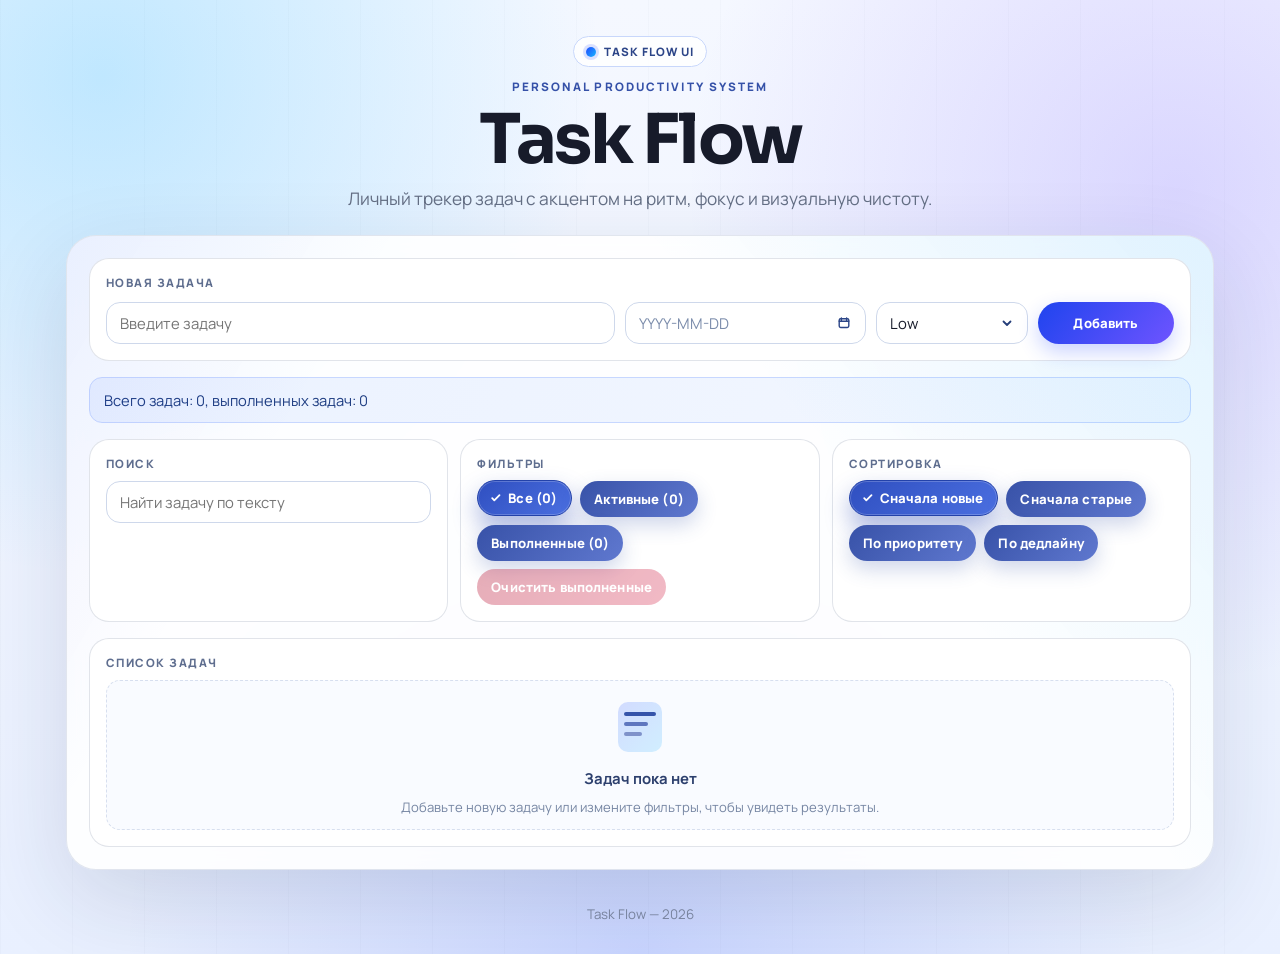
<file: index.html>
﻿<!doctype html>
<html lang="ru">

<head>
  <meta charset="utf-8" />
  <meta name="viewport" content="width=device-width, initial-scale=1" />
  <meta name="description" content="Task Flow — современный трекер задач с фильтрами, сортировкой, поиском и локальным хранением." />
  <meta property="og:type" content="website" />
  <meta property="og:title" content="Task Flow — Smart Todo Experience" />
  <meta property="og:description" content="Современный трекер задач с продуманным UX, анимациями и чистым визуалом." />
  <meta property="og:image" content="./assets/og/og-image.svg" />
  <meta property="og:locale" content="ru_RU" />
  <meta name="twitter:card" content="summary_large_image" />
  <meta name="twitter:title" content="Task Flow — Smart Todo Experience" />
  <meta name="twitter:description" content="Современный трекер задач с продуманным UX, анимациями и чистым визуалом." />
  <meta name="twitter:image" content="./assets/og/og-image.svg" />
  <title>Task Flow</title>
  <link rel="icon" type="image/svg+xml" href="./assets/icons/favicon.svg" />
  <link rel="preconnect" href="https://fonts.googleapis.com" />
  <link rel="preconnect" href="https://fonts.gstatic.com" crossorigin />
  <link href="https://fonts.googleapis.com/css2?family=Manrope:wght@500;700;800&family=Sora:wght@600;700;800&display=swap" rel="stylesheet" />
  <link rel="stylesheet" href="./src/css/styles.css" />
</head>


<body>
  <main>
    <header class="site-header">
      <div class="brand-badge" aria-label="Task Flow Brand Badge">
        <span class="brand-badge__dot"></span>
        <span class="brand-badge__text">Task Flow UI</span>
      </div>
      <p class="site-kicker">Personal productivity system</p>
      <h1 class="site-title">Task Flow</h1>
      <p class="site-subtitle">Личный трекер задач с акцентом на ритм, фокус и визуальную чистоту.</p>
    </header>

    <section class="tasks">
      <div class="container">
        <div class="tasks__wrapper">
          <section class="tasks__composer">
            <p class="tasks__label">Новая задача</p>
            <div class="tasks__composer-row">
              <input class="tasks__input" id="taskInput" placeholder="Введите задачу" aria-label="Текст новой задачи" />
              <input class="tasks__deadline-input" id="deadlineInput" type="text" inputmode="numeric" placeholder="YYYY-MM-DD" aria-label="Дедлайн задачи" />
              <select class="tasks__priority-select" name="prioritySelect" id="prioritySelect" aria-label="Приоритет задачи">
                <option value="low">Low</option>
                <option value="medium">Medium</option>
                <option value="high">High</option>
              </select>
              <button class="btn btn-add btn--icon" id="addBtn" type="button">Добавить</button>
            </div>
          </section>

          <p id="taskCounter" class="tasks__counter"></p>

          <section class="tasks__controls">
            <div class="tasks__panel">
              <p class="tasks__panel-title">Поиск</p>
              <div class="tasks__search">
                <input class="tasks__search-input" id="searchInput" placeholder="Найти задачу по тексту" />
              </div>
            </div>

            <div class="tasks__panel">
              <p class="tasks__panel-title">Фильтры</p>
              <div class="tasks__filters">
                <button class="btn btn-secondary btn--icon" id="filterAll" type="button">Все</button>
                <button class="btn btn-secondary btn--icon" id="filterActive" type="button">Активные</button>
                <button class="btn btn-secondary btn--icon" id="filterDone" type="button">Выполненные</button>
                <button class="btn btn-danger btn--icon" id="clearDone" type="button">Очистить выполненные</button>
              </div>
            </div>

            <div class="tasks__panel">
              <p class="tasks__panel-title">Сортировка</p>
              <div class="tasks__sort">
                <button class="btn btn-secondary btn--icon" id="sortNewest" type="button">Сначала новые</button>
                <button class="btn btn-secondary btn--icon" id="sortOldest" type="button">Сначала старые</button>
                <button class="btn btn-secondary btn--icon" id="sortPriority" type="button">По приоритету</button>
                <button class="btn btn-secondary btn--icon" id="sortDeadline" type="button">По дедлайну</button>
              </div>
            </div>
          </section>

          <section class="tasks__list-block">
            <p class="tasks__panel-title">Список задач</p>
            <ul class="tasks-list" id="taskList"></ul>
          </section>
        </div>
      </div>
    </section>
  </main>

  <footer class="site-footer">
    <small>Task Flow — 2026</small>
  </footer>

  <script src="./src/js/app.js"></script>
</body>

</html>
</file>
<file: src/css/styles.css>
﻿:root {
  --bg: #eaf0ff;
  --ink: #171b2a;
  --muted: #646f85;
  --panel: rgba(255, 255, 255, 0.9);
  --panel-strong: #ffffff;
  --line: rgba(47, 66, 105, 0.14);
  --accent: #2149ff;
  --accent-2: #19b4ff;
  --accent-3: #7453ff;
  --secondary: #3852a8;
  --secondary-2: #5f78cf;
  --secondary-soft: #edf2ff;
  --success: #1f8f5f;
  --danger: #c03d55;
  --warn: #ba3c54;
  --shadow-xl: 0 30px 90px rgba(28, 45, 82, 0.14);
  --shadow-lg: 0 16px 40px rgba(28, 45, 82, 0.12);
  --radius-xl: 30px;
  --radius-lg: 20px;
  --radius-md: 14px;
}

* {
  box-sizing: border-box;
}

html,
body {
  margin: 0;
  min-height: 100%;
}

body {
  color: var(--ink);
  font-family: "Manrope", "Segoe UI", sans-serif;
  background:
    radial-gradient(circle at 8% 8%, rgba(25, 180, 255, 0.24), transparent 34%),
    radial-gradient(circle at 92% 20%, rgba(116, 83, 255, 0.2), transparent 35%),
    radial-gradient(circle at 50% 100%, rgba(33, 73, 255, 0.16), transparent 45%),
    repeating-linear-gradient(90deg, rgba(28, 44, 76, 0.02) 0 1px, transparent 1px 72px),
    linear-gradient(180deg, #f5f8ff 0%, #e9f0ff 100%);
}

main {
  width: min(1180px, 100%);
  margin: 0 auto;
  padding: 36px 16px 10px;
}

.site-header {
  margin-bottom: 22px;
  text-align: center;
  animation: revealIn 0.7s cubic-bezier(0.2, 0.8, 0.2, 1) both;
}

.brand-badge {
  width: fit-content;
  margin: 0 auto 12px;
  padding: 7px 12px;
  border-radius: 999px;
  border: 1px solid #c8d7fb;
  background: rgba(255, 255, 255, 0.8);
  display: inline-flex;
  align-items: center;
  gap: 8px;
}

.brand-badge__dot {
  width: 10px;
  height: 10px;
  border-radius: 50%;
  background: linear-gradient(130deg, var(--accent), var(--accent-2));
  box-shadow: 0 0 0 3px rgba(33, 73, 255, 0.16);
}

.brand-badge__text {
  font-size: 0.72rem;
  font-weight: 800;
  color: #2c4588;
  letter-spacing: 0.08em;
  text-transform: uppercase;
}

.site-kicker {
  margin: 0 0 12px;
  color: #3551a8;
  font-size: 0.73rem;
  font-weight: 800;
  letter-spacing: 0.18em;
  text-transform: uppercase;
}

.site-title {
  margin: 0;
  font-family: "Sora", "Manrope", sans-serif;
  font-size: clamp(2.3rem, 6vw, 4.3rem);
  line-height: 0.95;
  letter-spacing: -0.04em;
}

.site-subtitle {
  max-width: 780px;
  margin: 14px auto 0;
  color: var(--muted);
  font-size: clamp(0.97rem, 2vw, 1.08rem);
  line-height: 1.55;
}

.tasks__wrapper {
  position: relative;
  display: flex;
  flex-direction: column;
  gap: 16px;
  border: 1px solid rgba(65, 87, 138, 0.15);
  border-radius: var(--radius-xl);
  background: var(--panel);
  backdrop-filter: blur(8px);
  box-shadow: var(--shadow-xl);
  padding: 22px;
  overflow: hidden;
  animation: revealIn 0.8s cubic-bezier(0.2, 0.8, 0.2, 1) both;
}

.tasks__wrapper::before {
  content: "";
  position: absolute;
  inset: 0;
  pointer-events: none;
  background:
    linear-gradient(120deg, rgba(33, 73, 255, 0.08), transparent 22%),
    linear-gradient(-130deg, rgba(25, 180, 255, 0.12), transparent 34%);
}

.tasks__composer,
.tasks__panel,
.tasks__list-block {
  position: relative;
  border-radius: var(--radius-lg);
  border: 1px solid var(--line);
  background: var(--panel-strong);
}

.tasks__composer,
.tasks__panel,
.tasks__list-block {
  padding: 16px;
}

.tasks__label,
.tasks__panel-title {
  margin: 0;
  color: #5f6e8f;
  font-size: 0.72rem;
  font-weight: 800;
  letter-spacing: 0.13em;
  text-transform: uppercase;
}

.tasks__composer-row {
  margin-top: 12px;
  display: grid;
  grid-template-columns: minmax(240px, 1fr) auto auto auto;
  gap: 10px;
}

.tasks__input,
.tasks__deadline-input,
.tasks__priority-select,
.tasks__search-input,
.tasks__edit-input,
.tasks__edit-select {
  width: 100%;
  min-height: 42px;
  padding: 10px 13px;
  border-radius: var(--radius-md);
  border: 1px solid #ced8eb;
  background: #fff;
  color: var(--ink);
  font: inherit;
  font-size: 0.93rem;
  outline: none;
  transition: border-color 0.2s ease, box-shadow 0.2s ease, transform 0.2s ease;
}



.tasks__input:focus,
.tasks__deadline-input:focus,
.tasks__priority-select:focus,
.tasks__search-input:focus,
.tasks__edit-input:focus,
.tasks__edit-select:focus {
  border-color: rgba(33, 73, 255, 0.56);
  box-shadow: 0 0 0 4px rgba(33, 73, 255, 0.13);
  transform: translateY(-1px);
}

.tasks__deadline-input,
.tasks__priority-select {
  min-width: 138px;
}

.tasks__deadline-input {
  cursor: pointer;
  padding-right: 44px;
  background-image: url("data:image/svg+xml,%3Csvg xmlns='http://www.w3.org/2000/svg' width='14' height='14' viewBox='0 0 14 14'%3E%3Crect x='2.2' y='2.8' width='9.6' height='8.7' rx='1.4' fill='none' stroke='%232b4587' stroke-width='1.4'/%3E%3Cpath d='M4.4 1.9v2.3M9.6 1.9v2.3M2.2 5.3h9.6' stroke='%232b4587' stroke-width='1.4' stroke-linecap='round' fill='none'/%3E%3C/svg%3E");
  background-repeat: no-repeat;
  background-position: right 14px center;
  background-size: 14px;
}

.tasks__deadline-input::placeholder {
  color: #7b8cab;
}

.date-picker {
  position: fixed;
  width: 280px;
  border: 1px solid #c7d4f2;
  border-radius: 14px;
  background: #ffffff;
  box-shadow: 0 18px 34px rgba(31, 55, 103, 0.2);
  padding: 10px;
  z-index: 40;
}

.date-picker[hidden] {
  display: none;
}

.date-picker__header {
  display: flex;
  align-items: center;
  justify-content: space-between;
  margin-bottom: 8px;
}

.date-picker__month {
  font-size: 0.86rem;
  font-weight: 800;
  color: #243d79;
}

.date-picker__nav {
  border: 1px solid #d3ddf4;
  border-radius: 8px;
  background: #f4f8ff;
  color: #26468f;
  width: 28px;
  height: 28px;
  cursor: pointer;
}

.date-picker__weekdays,
.date-picker__grid {
  display: grid;
  grid-template-columns: repeat(7, 1fr);
  gap: 4px;
}

.date-picker__weekdays span {
  font-size: 0.68rem;
  color: #7384a5;
  text-align: center;
  padding: 4px 0;
}

.date-picker__day {
  border: 0;
  border-radius: 8px;
  min-height: 30px;
  background: transparent;
  color: #1f315a;
  font-size: 0.82rem;
  cursor: pointer;
}

.date-picker__day:hover {
  background: #eaf0ff;
}

.date-picker__day.is-selected {
  background: linear-gradient(140deg, #2f4fc0, #4b6fe0);
  color: #fff;
}

.date-picker__day.is-today {
  box-shadow: inset 0 0 0 1px #6d88cf;
}

.date-picker__day.is-disabled {
  color: #aab4c8;
  cursor: not-allowed;
}

.tasks__priority-select {
  position: absolute;
  width: 1px;
  height: 1px;
  padding: 0;
  margin: -1px;
  border: 0;
  overflow: hidden;
  clip: rect(0 0 0 0);
  clip-path: inset(50%);
  white-space: nowrap;
}

.select-shell {
  position: relative;
  min-width: 152px;
}

.select-trigger {
  width: 100%;
  min-height: 42px;
  padding: 10px 42px 10px 13px;
  border-radius: var(--radius-md);
  border: 1px solid #ced8eb;
  background: #fff;
  color: var(--ink);
  font: inherit;
  font-size: 0.93rem;
  text-align: left;
  cursor: pointer;
  transition: border-color 0.2s ease, box-shadow 0.2s ease, transform 0.2s ease;
}

.select-trigger::after {
  content: "";
  position: absolute;
  right: 14px;
  top: 50%;
  width: 14px;
  height: 14px;
  transform: translateY(-50%);
  background-image: url("data:image/svg+xml,%3Csvg xmlns='http://www.w3.org/2000/svg' width='14' height='14' viewBox='0 0 14 14'%3E%3Cpath d='M3.5 5.5L7 9l3.5-3.5' fill='none' stroke='%23263f7a' stroke-width='1.8' stroke-linecap='round' stroke-linejoin='round'/%3E%3C/svg%3E");
  background-repeat: no-repeat;
  background-size: 14px;
  transition: transform 0.2s ease;
}

.select-shell.is-open .select-trigger::after {
  transform: translateY(-50%) rotate(180deg);
}

.select-trigger:hover {
  border-color: #aebfe7;
  box-shadow: 0 6px 14px rgba(33, 73, 255, 0.08);
}

.select-trigger:focus-visible {
  outline: 3px solid rgba(33, 73, 255, 0.24);
  outline-offset: 1px;
}

.select-menu {
  position: absolute;
  top: calc(100% + 8px);
  left: 0;
  width: 100%;
  margin: 0;
  padding: 6px;
  list-style: none;
  border: 1px solid #cad7f2;
  border-radius: 12px;
  background: #fff;
  box-shadow: 0 16px 30px rgba(31, 55, 103, 0.18);
  opacity: 0;
  transform: translateY(-8px) scale(0.98);
  transform-origin: top;
  pointer-events: none;
  transition: opacity 0.18s ease, transform 0.18s ease;
  z-index: 20;
}

.select-shell.is-open .select-menu {
  opacity: 1;
  transform: translateY(0) scale(1);
  pointer-events: auto;
}

.select-option {
  padding: 9px 11px;
  border-radius: 9px;
  color: #24345a;
  font-size: 0.9rem;
  cursor: pointer;
}

.select-option:hover {
  background: #eef3ff;
}

.select-option.is-selected {
  background: #dce7ff;
  color: #1f3f8b;
  font-weight: 700;
}

.tasks__counter {
  margin: 0;
  border-radius: 13px;
  border: 1px solid #c7d7ff;
  padding: 12px 14px;
  color: #1e3d82;
  font-size: 0.92rem;
  background: linear-gradient(120deg, #ebf2ff, #f3f7ff);
}

.tasks__controls {
  display: grid;
  gap: 12px;
  grid-template-columns: repeat(3, minmax(0, 1fr));
}

.tasks__search,
.tasks__filters,
.tasks__sort {
  margin-top: 10px;
}

.tasks__search {
  display: flex;
  flex-direction: column;
  gap: 6px;
}

.tasks__filters,
.tasks__sort,
.tasks-list__buttons {
  display: flex;
  gap: 8px;
  flex-wrap: wrap;
}

.btn {
  min-height: 36px;
  padding: 8px 14px;
  border: none;
  border-radius: 999px;
  font: inherit;
  font-size: 0.82rem;
  font-weight: 800;
  letter-spacing: 0.01em;
  color: #fff;
  cursor: pointer;
  background: linear-gradient(130deg, var(--accent), var(--accent-2));
  box-shadow: 0 8px 20px rgba(33, 73, 255, 0.24);
  transform: translateY(0) scale(1);
  transition: transform 0.18s ease, box-shadow 0.18s ease, filter 0.18s ease, opacity 0.2s ease;
}

.btn:hover {
  transform: translateY(-1px) scale(1.01);
  box-shadow: 0 12px 28px rgba(33, 73, 255, 0.28);
}

.btn:focus-visible,
.tasks__input:focus-visible,
.tasks__deadline-input:focus-visible,
.tasks__priority-select:focus-visible,
.tasks__search-input:focus-visible,
.tasks__edit-input:focus-visible,
.tasks__edit-select:focus-visible {
  outline: 3px solid rgba(33, 73, 255, 0.24);
  outline-offset: 1px;
}

.btn:active {
  transform: translateY(1px) scale(0.99);
}

.btn:disabled {
  opacity: 0.42;
  cursor: not-allowed;
  box-shadow: none;
}

.btn-add {
  min-width: 136px;
  background: linear-gradient(130deg, #1f44ee, #6e54ff);
}

.btn-item {
  min-height: 32px;
  padding: 6px 10px;
  font-size: 0.76rem;
  box-shadow: none;
}

.btn-secondary {
  background: linear-gradient(130deg, var(--secondary), var(--secondary-2));
  box-shadow: 0 8px 20px rgba(56, 82, 168, 0.24);
}

.btn-success {
  background: linear-gradient(130deg, #1d9a64, #29bf7b);
  box-shadow: 0 8px 20px rgba(29, 154, 100, 0.24);
}

.btn-danger {
  background: linear-gradient(130deg, #c43d58, #df5a76);
  box-shadow: 0 8px 20px rgba(196, 61, 88, 0.24);
}

.is-active {
  color: #ffffff;
  background: linear-gradient(140deg, #2f4fc0, #4b6fe0);
  border: 1px solid #2342aa;
  box-shadow: 0 12px 24px rgba(44, 76, 180, 0.4), inset 0 0 0 1px rgba(255, 255, 255, 0.2);
  transform: translateY(-1px);
  font-weight: 800;
}

.tasks__filters .is-active,
.tasks__sort .is-active {
  position: relative;
  padding-left: 30px;
}

.tasks__filters .is-active::after,
.tasks__sort .is-active::after {
  content: "";
  position: absolute;
  left: 12px;
  top: 50%;
  width: 12px;
  height: 12px;
  transform: translateY(-50%);
  background-image: url("data:image/svg+xml,%3Csvg xmlns='http://www.w3.org/2000/svg' width='12' height='12' viewBox='0 0 12 12'%3E%3Cpath d='M2.2 6.2l2.1 2.1 5.2-5.2' fill='none' stroke='%23fff' stroke-width='1.8' stroke-linecap='round' stroke-linejoin='round'/%3E%3C/svg%3E");
  background-repeat: no-repeat;
  background-size: 12px;
  background-position: center;
}

.tasks-list {
  list-style: none;
  margin: 10px 0 0;
  padding: 0;
  display: flex;
  flex-direction: column;
  gap: 10px;
}

.tasks-list__item {
  display: flex;
  justify-content: space-between;
  gap: 14px;
  align-items: center;
  border-radius: 14px;
  border: 1px solid #d7dfef;
  background: #fff;
  padding: 13px;
  transition: transform 0.2s ease, box-shadow 0.2s ease, border-color 0.2s ease;
}

.tasks-list__item:hover {
  transform: translateY(-1px);
  border-color: #c4d0e8;
  box-shadow: 0 10px 24px rgba(22, 38, 66, 0.1);
}

.tasks-list__item.done {
  border-color: #c6e8d8;
  background: #f2fbf6;
}

.tasks-list__item--overdue {
  border-color: #efc2cb;
  background: #fff4f6;
}

.tasks-list__item--overdue .tasks__deadline {
  color: var(--warn);
}

.tasks-list__item--empty {
  min-height: 86px;
  justify-content: center;
  border-style: dashed;
  color: #7c87a0;
  background: #f9fbff;
}

.tasks-empty {
  display: grid;
  justify-items: center;
  gap: 10px;
  text-align: center;
}

.tasks-empty__icon {
  width: 64px;
  height: 64px;
}

.tasks-empty__title {
  margin: 0;
  font-size: 0.93rem;
  font-weight: 700;
  color: #2c3f6d;
}

.tasks-empty__subtitle {
  margin: 0;
  font-size: 0.82rem;
  color: #7686a3;
}

.tasks__info {
  min-width: 0;
  display: flex;
  flex-direction: column;
  gap: 6px;
}

.tasks__text {
  font-size: 0.98rem;
  line-height: 1.4;
  word-break: break-word;
}

.tasks-list__item.done .tasks__text {
  text-decoration: line-through;
  opacity: 0.66;
}

.tasks__text mark {
  background: #e9f0ff;
  color: #264796;
  border-radius: 8px;
  padding: 1px 5px;
}

.tasks__priority {
  width: fit-content;
  border-radius: 999px;
  padding: 3px 8px;
  font-size: 0.64rem;
  font-weight: 800;
  letter-spacing: 0.09em;
  text-transform: uppercase;
  color: #25324e;
}

.tasks__priority--low {
  background: #c6efdb;
}

.tasks__priority--medium {
  background: #ffe8a3;
}

.tasks__priority--high {
  background: #ffc4cc;
}

.tasks__date,
.tasks__deadline {
  color: #70809d;
  font-size: 0.72rem;
}

.tasks__edit-wrapper {
  width: 100%;
  display: flex;
  gap: 8px;
  flex-wrap: wrap;
}

.tasks-list__item.is-entering {
  animation: enterCard 0.36s cubic-bezier(0.2, 0.8, 0.2, 1) both;
}

.tasks-list__item.is-toggled {
  animation: pulseCard 0.36s ease both;
}

.tasks-list__item.is-leaving {
  pointer-events: none;
  animation: leaveCard 0.24s ease both;
}

.site-footer {
  text-align: center;
  color: #7d88a2;
  padding: 22px 12px 30px;
}

.notfound {
  min-height: 100vh;
  display: grid;
  place-items: center;
  padding: 24px;
}

.notfound__card {
  width: min(620px, 100%);
  border-radius: 24px;
  border: 1px solid #c9d8fc;
  background: rgba(255, 255, 255, 0.88);
  box-shadow: 0 24px 70px rgba(31, 55, 103, 0.16);
  padding: 28px;
  text-align: center;
}

.notfound__code {
  margin: 8px 0 4px;
  font-family: "Sora", "Manrope", sans-serif;
  font-size: clamp(3rem, 10vw, 5.4rem);
  line-height: 1;
  color: #1f3f8b;
}

.notfound__title {
  margin: 0;
  font-size: 1.28rem;
  font-weight: 800;
  color: #1d2d52;
}

.notfound__text {
  margin: 10px 0 0;
  color: #6c7c98;
}

.notfound__back {
  display: inline-flex;
  margin-top: 20px;
  text-decoration: none;
}

.tasks__panel:nth-child(1) {
  animation: staggerIn 0.52s 0.04s both;
}

.tasks__panel:nth-child(2) {
  animation: staggerIn 0.52s 0.1s both;
}

.tasks__panel:nth-child(3) {
  animation: staggerIn 0.52s 0.16s both;
}

@keyframes revealIn {
  from {
    opacity: 0;
    transform: translateY(10px) scale(0.995);
  }

  to {
    opacity: 1;
    transform: translateY(0) scale(1);
  }
}

@keyframes staggerIn {
  from {
    opacity: 0;
    transform: translateY(8px);
  }

  to {
    opacity: 1;
    transform: translateY(0);
  }
}

@keyframes enterCard {
  from {
    opacity: 0;
    transform: translateY(7px) scale(0.992);
  }

  to {
    opacity: 1;
    transform: translateY(0) scale(1);
  }
}

@keyframes pulseCard {
  0% {
    transform: scale(1);
  }

  50% {
    transform: scale(1.012);
  }

  100% {
    transform: scale(1);
  }
}

@keyframes leaveCard {
  from {
    opacity: 1;
    transform: scale(1);
  }

  to {
    opacity: 0;
    transform: scale(0.986);
  }
}

@media (max-width: 980px) {
  .tasks__controls {
    grid-template-columns: 1fr;
  }
}

@media (max-width: 920px) {
  .tasks__composer-row {
    grid-template-columns: 1fr auto auto;
  }

  .tasks__input {
    grid-column: 1 / -1;
  }
}

@media (max-width: 760px) {
  main {
    padding-top: 24px;
  }

  .tasks__wrapper {
    border-radius: 22px;
    padding: 14px;
  }

  .tasks__composer-row {
    grid-template-columns: 1fr;
  }

  .btn-add,
  .tasks-list__buttons .btn {
    width: 100%;
  }

  .tasks-list__item {
    flex-direction: column;
    align-items: stretch;
  }
}

@media (prefers-reduced-motion: reduce) {

  *,
  *::before,
  *::after {
    animation: none !important;
    transition: none !important;
    scroll-behavior: auto !important;
  }
}
</file>
